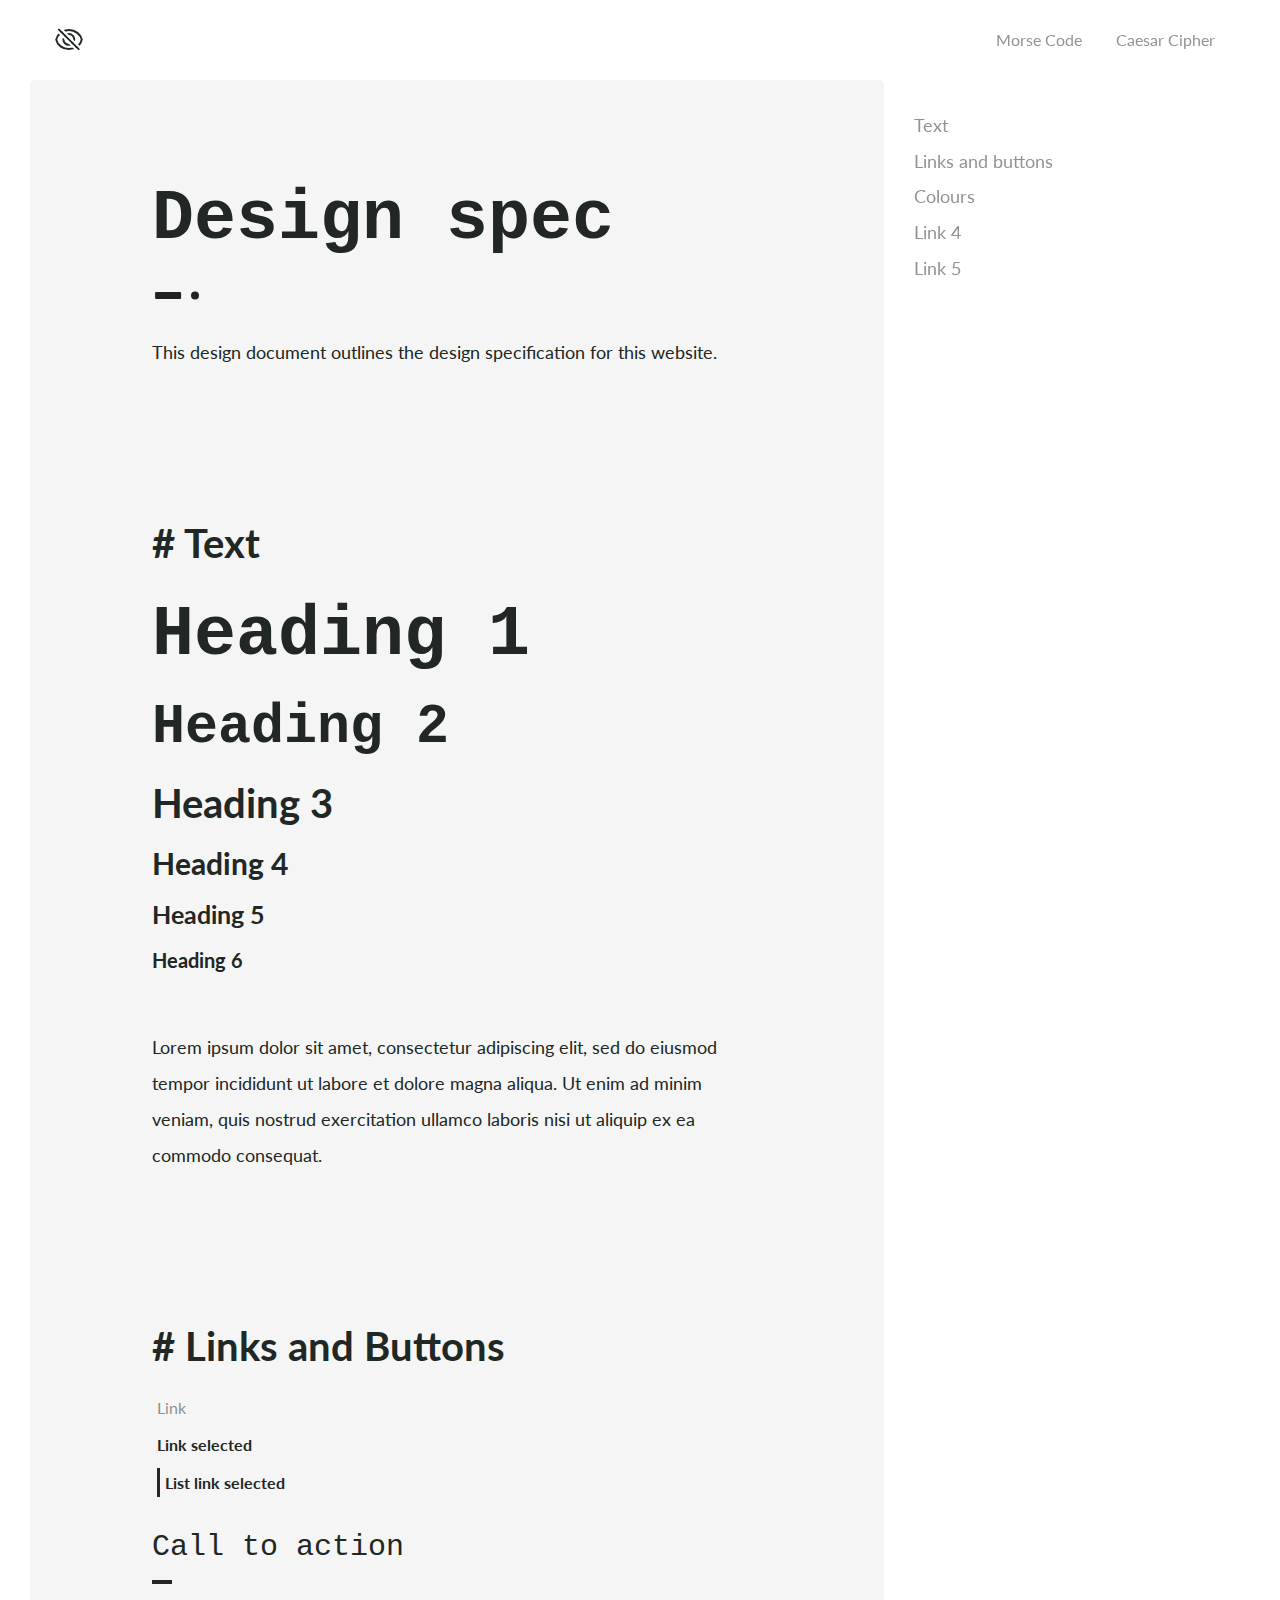
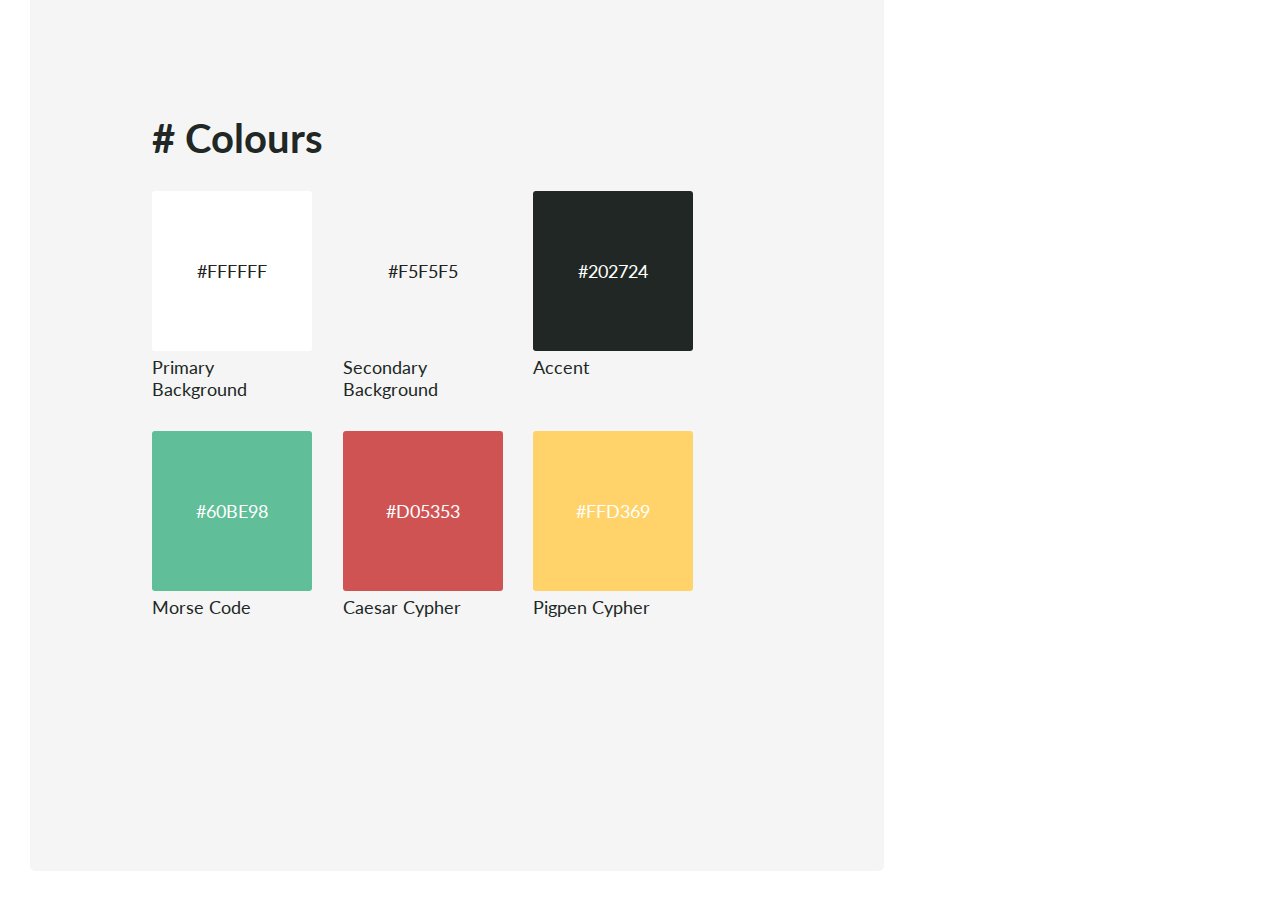
<file: design.html>
<!DOCTYPE HTML>
<html>
    <head>
        <title>Codebank | Design Specification</title>

        <meta name="viewport" content="width=device-width, initial-scale=1, maximum-scale=1, user-scalable=0"/>

        <link rel="shortcut icon" href="img/favicons/favicon.png" />

        <link href="https://fonts.googleapis.com/css?family=Lato:400,700,900" rel="stylesheet">
        <link rel="stylesheet" type="text/css" href="css/normalize.css">
        <link rel="stylesheet" type="text/css" href="css/styles-global.css">
        <link rel="stylesheet" type="text/css" href="css/styles-design.css">

        <script type="text/javascript" src="js/header.js"></script>


    </head>
    <body>

        <header id="header">
            <div>
                <a id="logo" href="index.html"><img src="img/logo.svg" alt="Cipher logo"></a>
            </div>
            <div id="menu-icon" onclick="menuShow()">
                <div></div>
            </div>
            <nav id="menu">
                <ul>
                    <li><a id="morse-code-link" href="morse.html">Morse Code</a></li>
                    <li><a id="caesar-cipher-link" href="caesar.html">Caesar Cipher</a></li>
                </ul>
            </nav>
        </header>


        <aside id="design-menu">
            <ul>
                <li><a id="text-link" href="#text">Text</a></li>
                <li><a id="links-btns-link" href="#links-btns">Links and buttons</a></li>
                <li><a id="colours-link" href="#colours">Colours</a></li>
                <li><a id="4-link" href="#">Link 4</a></li>
                <li><a id="5-link" href="#">Link 5</a></li>
            </ul>
        </aside>
        <section id="title">
            <div id="section-inner" style="background: #F5F5F5">
                <div id="title-text">
                    <h1>Design spec</h1>
                    <svg width="44px" height="9px" viewBox="0 0 44 9" version="1.1" xmlns="http://www.w3.org/2000/svg" xmlns:xlink="http://www.w3.org/1999/xlink">
                        <!-- Generator: Sketch 48.2 (47327) - http://www.bohemiancoding.com/sketch -->
                        <title>Group 13</title>
                        <desc>Created with Sketch.</desc>
                        <defs></defs>
                        <g id="Index---Desktop" stroke="none" stroke-width="1" fill="none" fill-rule="evenodd" transform="translate(-101.000000, -320.000000)">
                            <g id="Group-3" transform="translate(0.000000, 64.000000)" fill="#212121">
                                <g id="Group-4" transform="translate(32.000000, 0.000000)">
                                    <g id="Group-6" transform="translate(69.088660, 70.000000)">
                                        <g id="Group-13" transform="translate(0.000000, 186.000000)">
                                            <circle id="Oval-3" cx="39.9113402" cy="4.5" r="4"></circle>
                                            <rect id="Rectangle-2" x="0" y="1" width="26" height="7" rx="1"></rect>
                                        </g>
                                    </g>
                                </g>
                            </g>
                        </g>
                    </svg>

                    <p>This design document outlines the design specification for this website.</p>
                </div>

                <div class="spec-section" id="text">
                    <h3 class="section-header"># Text</h3>

                    <h1>Heading 1</h1>
                    <h2>Heading 2</h2>
                    <h3>Heading 3</h3>
                    <h4>Heading 4</h4>
                    <h5>Heading 5</h5>
                    <h6>Heading 6</h6>

                    <br>
                    <br>

                    <p>Lorem ipsum dolor sit amet, consectetur adipiscing elit, sed do eiusmod tempor incididunt ut labore et dolore magna aliqua. Ut enim ad minim veniam, quis nostrud exercitation ullamco laboris nisi ut aliquip ex ea commodo consequat.</p>
                </div>
                <div class="spec-section" id="links-btns">
                    <h3 class="section-header"># Links and Buttons</h3>

                    <a href="#" onclick="return false;">Link</a>
                    <br>
                    <br>
                    <a class="selected" href="#" onclick="return false;">Link selected</a>
                    <br>
                    <br>
                    <a class="selected-li" href="#" onclick="return false;">List link selected</a>
                    <br>
                    <br>
                    <br>
                    <a class="cta" href="#" onclick="return false;">Call to action</a>
                </div>
                <div class="spec-section" id="colours">
                    <h3 class="section-header"># Colours</h3>

                    <ul>
                        <li data-after="Primary Background" style="background: #FFFFFF; color: #212121">#FFFFFF</li>
                        <li data-after="Secondary Background" style="background: #F5F5F5; color: #212121">#F5F5F5</li>
                        <li data-after="Accent" style="background: #202724">#202724</li>
                        <li data-after="Morse Code" style="background: #60BE98">#60BE98</li>
                        <li data-after="Caesar Cypher" style="background: #D05353">#D05353</li>
                        <li data-after="Pigpen Cypher" style="background: #FFD369">#FFD369</li>
                    </ul>
                </div>


            </div>
        </section>

        <script type="text/javascript">

            window.addEventListener('scroll', designMenuCheckers);


            function designMenuCheckers() {

                // Gets all links to add and remove classes
                var textLink = document.getElementById('text-link');
                var linksBtnsLink = document.getElementById('links-btns-link');
                var coloursLink = document.getElementById('colours-link');

                // Gets all sections to compare to scroll height
                var textPos = document.getElementById('text').offsetTop;
                var linksBtnsPos = document.getElementById('links-btns').offsetTop;
                var coloursPos = document.getElementById('colours').offsetTop;

                // Stores the scroll position plus the height of the header
                var scrollPos = window.scrollY + 80;


                // Adds and removes classes depending on scroll position
                if (scrollPos <= textPos) {
                    textLink.classList.remove('selected-li');
                    linksBtnsLink.classList.remove('selected-li');
                    coloursLink.classList.remove('selected-li');
                }
                if (scrollPos >= textPos) {
                    textLink.classList.add('selected-li');
                    linksBtnsLink.classList.remove('selected-li');
                    coloursLink.classList.remove('selected-li');
                }
                if (scrollPos >= linksBtnsPos) {
                    textLink.classList.remove('selected-li');
                    linksBtnsLink.classList.add('selected-li');
                    coloursLink.classList.remove('selected-li');
                }
                if (scrollPos >= coloursPos) {
                    textLink.classList.remove('selected-li');
                    linksBtnsLink.classList.remove('selected-li');
                    coloursLink.classList.add('selected-li');
                }
            }
        </script>

    </body>
</html>
</file>
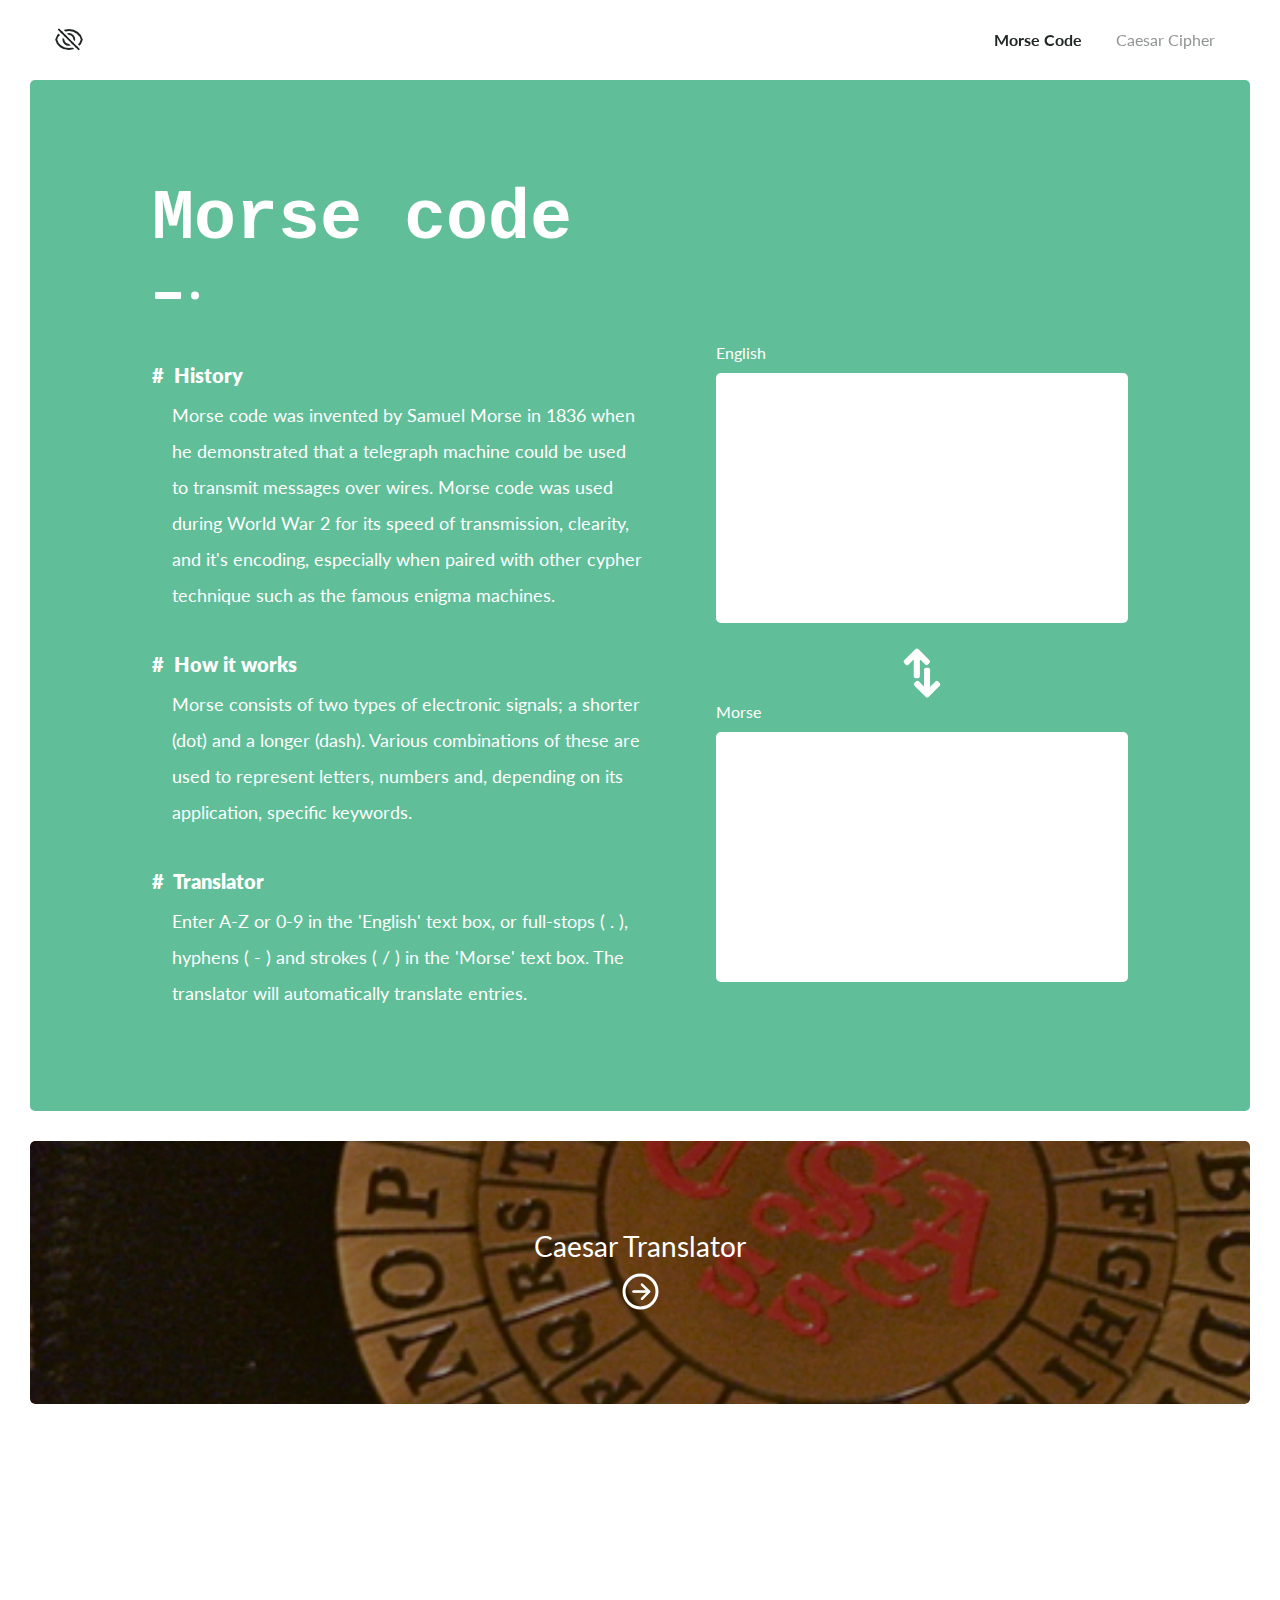
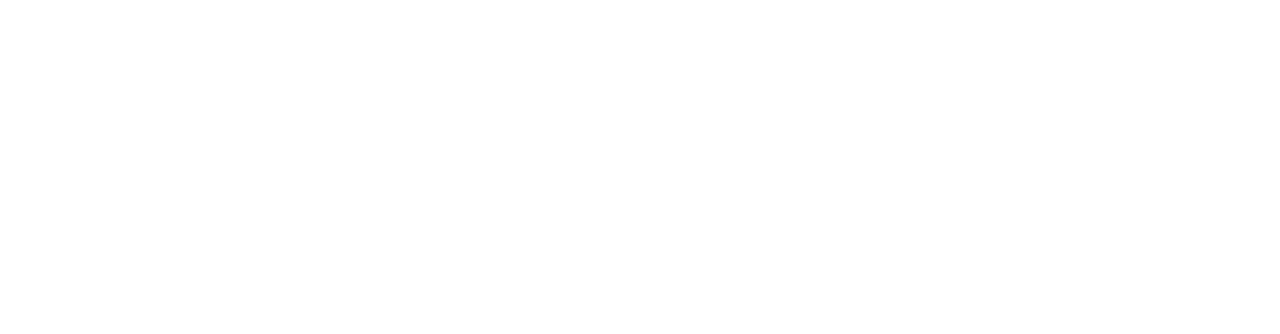
<file: morse.html>
<!DOCTYPE HTML>
<html>
    <head>
        <title>Codebank | Morse</title>

        <meta name="viewport" content="width=device-width, initial-scale=1, maximum-scale=1, user-scalable=0"/>

        <link rel="shortcut icon" href="img/favicons/favicon.png" />

        <link href="https://fonts.googleapis.com/css?family=Lato:400,700,900" rel="stylesheet">
        <link rel="stylesheet" type="text/css" href="css/normalize.css">
        <link rel="stylesheet" type="text/css" href="css/styles-global.css">

        <script type="text/javascript" src="js/header.js"></script>
        <script type="text/javascript" src="js/morse.js"></script>


    </head>
    <body>

        <header id="header">
            <div>
                <a id="logo" href="index.html"><img src="img/logo.svg" alt="Cipher logo"></a>
            </div>
            <div id="menu-icon" onclick="menuShow()">
                <div></div>
            </div>
            <nav id="menu">
                <ul>
                    <li><a class="selected" id="morse-code-link" href="morse.html">Morse Code</a></li>
                    <li><a id="caesar-cipher-link" href="caesar.html">Caesar Cipher</a></li>
                </ul>
            </nav>
        </header>

        <section id="title">
            <div id="section-inner" style="background: #60BE98;">
                <div class="wrapper">
                    <div id="title-text">
                        <h1>Morse code</h1>
                        <svg width="44px" height="9px" viewBox="0 0 44 9" version="1.1" xmlns="http://www.w3.org/2000/svg" xmlns:xlink="http://www.w3.org/1999/xlink">
                            <!-- Generator: Sketch 48.2 (47327) - http://www.bohemiancoding.com/sketch -->
                            <title>Group 13</title>
                            <desc>Created with Sketch.</desc>
                            <defs></defs>
                            <g id="Index---Desktop" stroke="none" stroke-width="1" fill="none" fill-rule="evenodd" transform="translate(-101.000000, -320.000000)">
                                <g id="Group-3" transform="translate(0.000000, 64.000000)" fill="#ffffff">
                                    <g id="Group-4" transform="translate(32.000000, 0.000000)">
                                        <g id="Group-6" transform="translate(69.088660, 70.000000)">
                                            <g id="Group-13" transform="translate(0.000000, 186.000000)">
                                                <circle id="Oval-3" cx="39.9113402" cy="4.5" r="4"></circle>
                                                <rect id="Rectangle-2" x="0" y="1" width="26" height="7" rx="1"></rect>
                                            </g>
                                        </g>
                                    </g>
                                </g>
                            </g>
                        </svg>
                    </div>
                    <div id="cypher-content">
                        <div id="description">
                            <h6><strong># &nbsp;History</strong></h6>
                            <p>Morse code was invented by Samuel Morse in 1836 when he demonstrated that a telegraph machine could be used to transmit messages over wires. Morse code was used during World War 2 for its speed of transmission, clearity, and it's encoding, especially when paired with other cypher technique such as the famous enigma machines.</p>
                            <!-- http://www.wrvmuseum.org/morsecodehistory.htm -->

                            <h6><strong># &nbsp;How it works</strong></h6>
                            <p>Morse consists of two types of electronic signals; a shorter (dot) and a longer (dash). Various combinations of these are used to represent letters, numbers and, depending on its application, specific keywords.</p>

                            <h6><strong># &nbsp;Translator</strong></h6>
                            <p class="emphasis">Enter A-Z or 0-9 in the 'English' text box, or full-stops ( . ), hyphens ( - ) and strokes ( / ) in the 'Morse' text box. The translator will automatically translate entries.</p>
                        </div>
                        <div id="translator">
                            <div class="textarea">
                                <label for="english-textarea">English</label>
                                <textarea onkeyup="morseEncypher()" onfocus="this.select();" name="" id="english-textarea"></textarea>
                            </div>
                            <img src="img/translate.svg" alt="">
                            <div class="textarea">
                                <label for="morse-textarea">Morse</label>
                                <textarea onkeyup="morseDecypher()" onfocus="this.select();" name="" id="morse-textarea"></textarea>
                            </div>
                        </div>
                    </div>
                </div>
            </div>
        </section>


        <section class="translator-bottom-links">
            <a href="caesar.html">
                <span style="background-image: url('img/caesar.png');"></span>
                Caesar Translator
                <br>
                <img src="img/arrow-right.svg" alt="">
            </a>
        </section>

        <footer>
            <a class="cta" href="design.html">Unlock our design literature &rarr;</a>
        </footer>

    </body>
</html>
</file>
<file: css/styles-global.css>
/*          http://www.color-hex.com/color-palette/54233             */
/*          https://uniquefoods.ca/activate                          */
/*          https://css-tricks.com/fancy-scrolling-sites/            */
/*          https://redantler.com/                                   */
/*          https://www.apple.com/mac-pro/                           */
/*          https://store.google.com/product/pixel_2_switch          */



/*=============================================
BEGINING OF GLOBAL STYLES
=============================================*/

* {
	box-sizing: border-box;
}

::-webkit-scrollbar { 
	display: none; 
}

body {
	overflow-x: hidden;
	background: #fff;
}


h1, h2, h3, h4, h5, h6 {
	margin: 20px 0;
	font-weight: bold;
	color: #202724;
	max-width: 600px;
} h3, h4, h5, h6 {
	font-family: "Lato", Sans-Serif;
}
h1 {
	font-size: 70px;
	font-family: Courier, "Lucida Sans Typewriter", "Lucida Typewriter", monospace;
} h2 {
	font-size: 55px;
	font-family: Courier, "Lucida Sans Typewriter", "Lucida Typewriter", monospace;
} h3 {
	font-size: 40px;
} h4 {
	font-size: 30px;
} h5 {
	font-size: 25px;
} h6 {
	font-size: 20px;
}

p {
	font-family: "Lato", Sans-Serif;
	font-size: 18px;
	color: #202724;
	line-height: 2;
	margin: 0;
	max-width: 600px;
}

strong {
	font-weight: 800;
	color: #fff
}

a {
	padding: 5px;
	color: rgba(32, 39, 36, 0.5);
	font-size: 16px;
	text-decoration: none;
	font-family: "Lato", Sans-Serif;
	transition: .2s;
} a:hover {
	color: rgba(32, 39, 36, 1);
	transition: .2s;
} a.selected {
	font-weight: bold;
	color: rgba(32, 39, 36, 1);
} a.selected-li {
	font-weight: bold;
	color: rgba(32, 39, 36, 1);
	margin-left: 5px;
	border-left: 3px solid #202724;
}

li {
	font-family: "Lato", Sans-Serif;
	font-size: 18px;
}

.wrapper {
	position: relative;
	max-width: 1100px;
	margin: 0 auto;
}

.cta {
	position: relative;
	font-family: Courier, "Lucida Sans Typewriter", "Lucida Typewriter", monospace;
	font-size: 30px;
	color: #fff;
	text-decoration: none;
	padding: 20px 0;
} .cta:hover {
	color: #fff;
} .cta::after {
	content: "";
	position: absolute;
	bottom: 0;
	left: 0;
	background: #fff;
	width: 20px;
	height: 4px;
	transition: .2s;
} .cta:hover::after {
	width: 100%;
	right: 0;
	transition: .4s;
}


label {
	font-family: "Lato", Sans-Serif;
	font-size: 16px;
	color: #fff;
} input, textarea {
	font-family: "Lato", Sans-Serif;
	font-size: 26px;
	color: #202724;
	padding: 30px;
	margin: 10px 0;
	border: none;
	border-radius: 5px;
	resize: none;
	background: rgba(255, 255, 255, 1);
	transition: .3s;
} input:hover, textarea:hover {
	transition: .3s;
} input:focus, textarea:focus {
	outline: none;
	transition: .3s;
} input {
	position: relative;
	padding: 15px 10px;
	width: 60px;
	text-align: center;
} input[type=number]::-webkit-inner-spin-button, 
  input[type=number]::-webkit-outer-spin-button {
  	display: none;
}



header {
	position: fixed;
	top: 0;
	width: 100%;
	height: 80px;
	padding: 0 50px;
	z-index: 10;
	background: #fff;
	transition: 150ms;
} header.scrolled {
	height: 64px;
	box-shadow: 1px 2px 4px rgba(0,0,0,0.14);
	transition: .3s;
} header div, header nav {
	display: flex;
	align-items: center;
	float: left;
	height: 100%;
} header nav {
	width: 90%;
	float: right;
} header #menu-icon {
	display: none;
} header ul {
	margin: 0;
	margin-left: auto;
} header ul li {
	display: inline-block;
	margin: 0 10px;
}

header #logo {
	position: relative;
	margin-top: 3px;
	background: #fff;
}

header #logo::after {
	content: "CodeBank";
	position: absolute;
	top: 48%;
	left: 35px;
	width: 150px;
	height: 100%;
	line-height: 0;
	font-size: 18px;
	font-family: "Lato", Sans-Serif;
	color: #202724;
	z-index: -1;
	opacity: 0;
	transition: .2s ease-in;
} header #logo:hover::after {
	left: 40px;
	opacity: 1;
	transition: .2s ease-out;
}

section#title {
	padding: 80px 30px 30px 30px;
	background: #fff;
} section#title #section-inner {
	position: relative;
	padding: 80px 10% 80px 10%;
	overflow: hidden;
	border-radius: 5px;
	z-index: 1;
} section#title #section-inner h1 {
	color: #fff;
} section#title #section-inner #title-text svg {
	width: 50px;
	margin: 10px 0 30px 0;
}



#cypher-content {
	display: flex;
	justify-content: space-between;
	width: 100%;
	margin-top: 10px;
	flex-wrap: nowrap;
} #description {
	margin-right: 70px;
} #description p {
	color: #fff;
} #description p:nth-child(even) {
	padding: 0 0 20px 20px;
} #description h6 {
	margin: 20px 0 10px 0;
} #translator {
	display: flex;
	width: 500px;
	margin: 0 auto;
	flex-direction: column;
} #translator div textarea {
	width: 100%;
	height: 250px;
} #translator img {
	margin: 10px 40px 5px;
	height: 50px;
} #rot-value {
	margin-bottom: 40px;
}




.translator-bottom-links {
	display: flex;
	justify-content: space-between;
	padding: 0 30px 30px 30px;
	width: 100%;
	background: #fff;
	margin-bottom: 500px;
} .translator-bottom-links a {
	position: relative;
	padding: 7vw 15px;
	flex-grow: 1;
	text-align: center;
	font-size: 28px;
	text-decoration: none;
	color: #fff;
	font-family: "Lato", Sans-Serif;
	border-radius: 5px;
	z-index: 1;
	overflow: hidden;
	transition: .3s;
} .translator-bottom-links a::after {
	content: "";
	position: absolute;
	top: 0;
	left: 0;
	width: 100%;
	height: 100%;
	background: rgba(0, 0, 0, 0.3);
	border-radius: 5px;
	z-index: -1;
} .translator-bottom-links a span {
	position: absolute;
	left: 0;
	top: 0;
	width: 100%;
	height: 100%;
	background-size: cover;
	background-position: center;
	border-radius: 5px;
	z-index: -2;
	transition: .3s;
} .translator-bottom-links a:hover span {
	transform: scale(1.1);
	transition: .3s;
} .translator-bottom-links a img {
	margin-top: 10px;
}



footer {
	position: fixed;
	bottom: 0;
	height: 0;
	padding: 220px 0 280px 0;
	width: 100%;
	background: #202724;
	text-align: center;
	z-index: -10;
}




@media only screen and (max-width: 1000px) {

	#cypher-content {
		flex-wrap: wrap;
	}#description {
		margin: 20px 0 50px 0;
	}

}




@media only screen and (max-width: 750px) {



	h1 {
		font-size: 55px;
	} h2 {
		font-size: 55px;
	} h3 {
		font-size: 40px;
	} h4 {
		font-size: 30px;
	} h5 {
		font-size: 25px;
	} h6 {
		font-size: 20px;
	}

	.cta {
		font-size: 22px;
	}

	header {
		padding: 0 30px;
	} header nav {
		position: absolute;
		left: 0;
		width: 100vw;
		height: 100vh;
		margin-top: 150px;
		opacity: 0;
		pointer-events: none;
		transition: .3s;
		z-index: -1;
	} header nav.clicked {
		opacity: 1;
		pointer-events: all;
		transition: .3s;
	} header nav::after {
		content: "";
		position: absolute;
		top: -180px;
		right: 30px;
		width: 50px;
		height: 50px;
		opacity: 1;
		background: #fff;
		border-radius: 50%;
		transition: .3s;
	} header nav.clicked::after {
		transform: scale(38);
		transition: .3s ease-out;
	} header nav ul {
		padding: 0;
		top: 0;
		left: 100vw;
		width: 100%;
		height: 100vh;
		z-index: 1;
		text-align: center;
	} header nav ul li {
		display: block;
		margin: 30px 0;
	} header nav ul li a {
		font-size: 42px;
	} header #menu-icon {
		position: relative;
		display: block;
		top: 50%;
		transform: translateY(-50%);
		float: right;
		height: 46px;
		width: 46px;
		padding: 0;
		cursor: pointer;
		border-radius: 5px;
	} header #menu-icon div {
		position: relative;
		left: 50%;
		top: 30%;
		transform: translate(-50%, 0);
		height: 3px;
		width: 30px;
		border-radius: 5px;
		background: #202724;
	} header #menu-icon div::before, header #menu-icon div::after {
		content: "";
		position: absolute;
		right: 0;
		height: 100%;
		border-radius: 5px;
		background: #202724;
		transition: .3s;
	} header #menu-icon div::before {
	    top: 7px;
	    width: 80%;
	} header #menu-icon div::after {
	    top: 14px;
	    width: 60%;
	} header #menu-icon.clicked div::before, header #menu-icon.clicked div::after {
		width: 100%;
		transition: .3s;
	}

	section#title {
		padding: 80px 0 0 0;
	} section#title #section-inner {
		border-radius: 0;
		padding: 60px 10%;
	} section#title #section-inner #title-text svg {
		margin: 20px 0;
	}

	#description {
		margin: 20px 0 50px 0;
	}


	.translator-bottom-links {
		padding: 14px 0;
		margin-bottom: 400px;
	} .translator-bottom-links a {
		border-radius: 0;
		font-size: 22px;
	} .translator-bottom-links a::after {
		border-radius: 0;
	} .translator-bottom-links a img {
		width: 30px;
	}


	footer {
		padding: 170px 0 230px 0;
	}
}
</file>
<file: css/styles-design.css>
aside {
	position: fixed;
	left: 71%;
	top: 100px;
} aside ul {
	list-style-type: none;
	margin: 0;
	padding: 0;
} aside ul li {
	margin: 15px 0;
} aside ul li a {
	font-size: 18px;
}

section#title #section-inner{
	padding: 80px 10% 200px 10%;
	width: 70%;
} section#title #section-inner h1 {
	color: #202724;
}


.spec-section {
	margin-top: 150px;
} .section-header {
	margin: 30px 0;
}

.cta {
	color: #202724;
} .cta:hover {
	color: #202724;
} .cta::after {
	background: #202724;
} .cta:hover::after {
	background: #202724;
}

#colours ul {
	display: flex;
	flex-wrap: wrap;
	list-style-type: none;
	margin: 0;
	padding: 0;
} #colours ul li {
	position: relative;
	margin: 0 5% 80px 0;
	width: 160px;
	line-height: 0;
	padding: 80px 0;
	text-align: center;
	color: #fff;
	border-radius: 3px;
} #colours ul li::after {
	content: attr(data-after);
	position: absolute;
	top: 103%;
	left: 0;
	font-family: "Lato", Sans-Serif;
	font-size: 18px;
	line-height: initial;
	text-align: left;
	color: #202724;
}





@media only screen and (max-width: 750px) {

	#design-menu {
		display: none;
	}
	.design-section {
		width: 100%;
	}

	section#title #section-inner{
		width: 100%;
	} section#title #section-inner h1 {
		color: #202724;
	}
}
</file>
